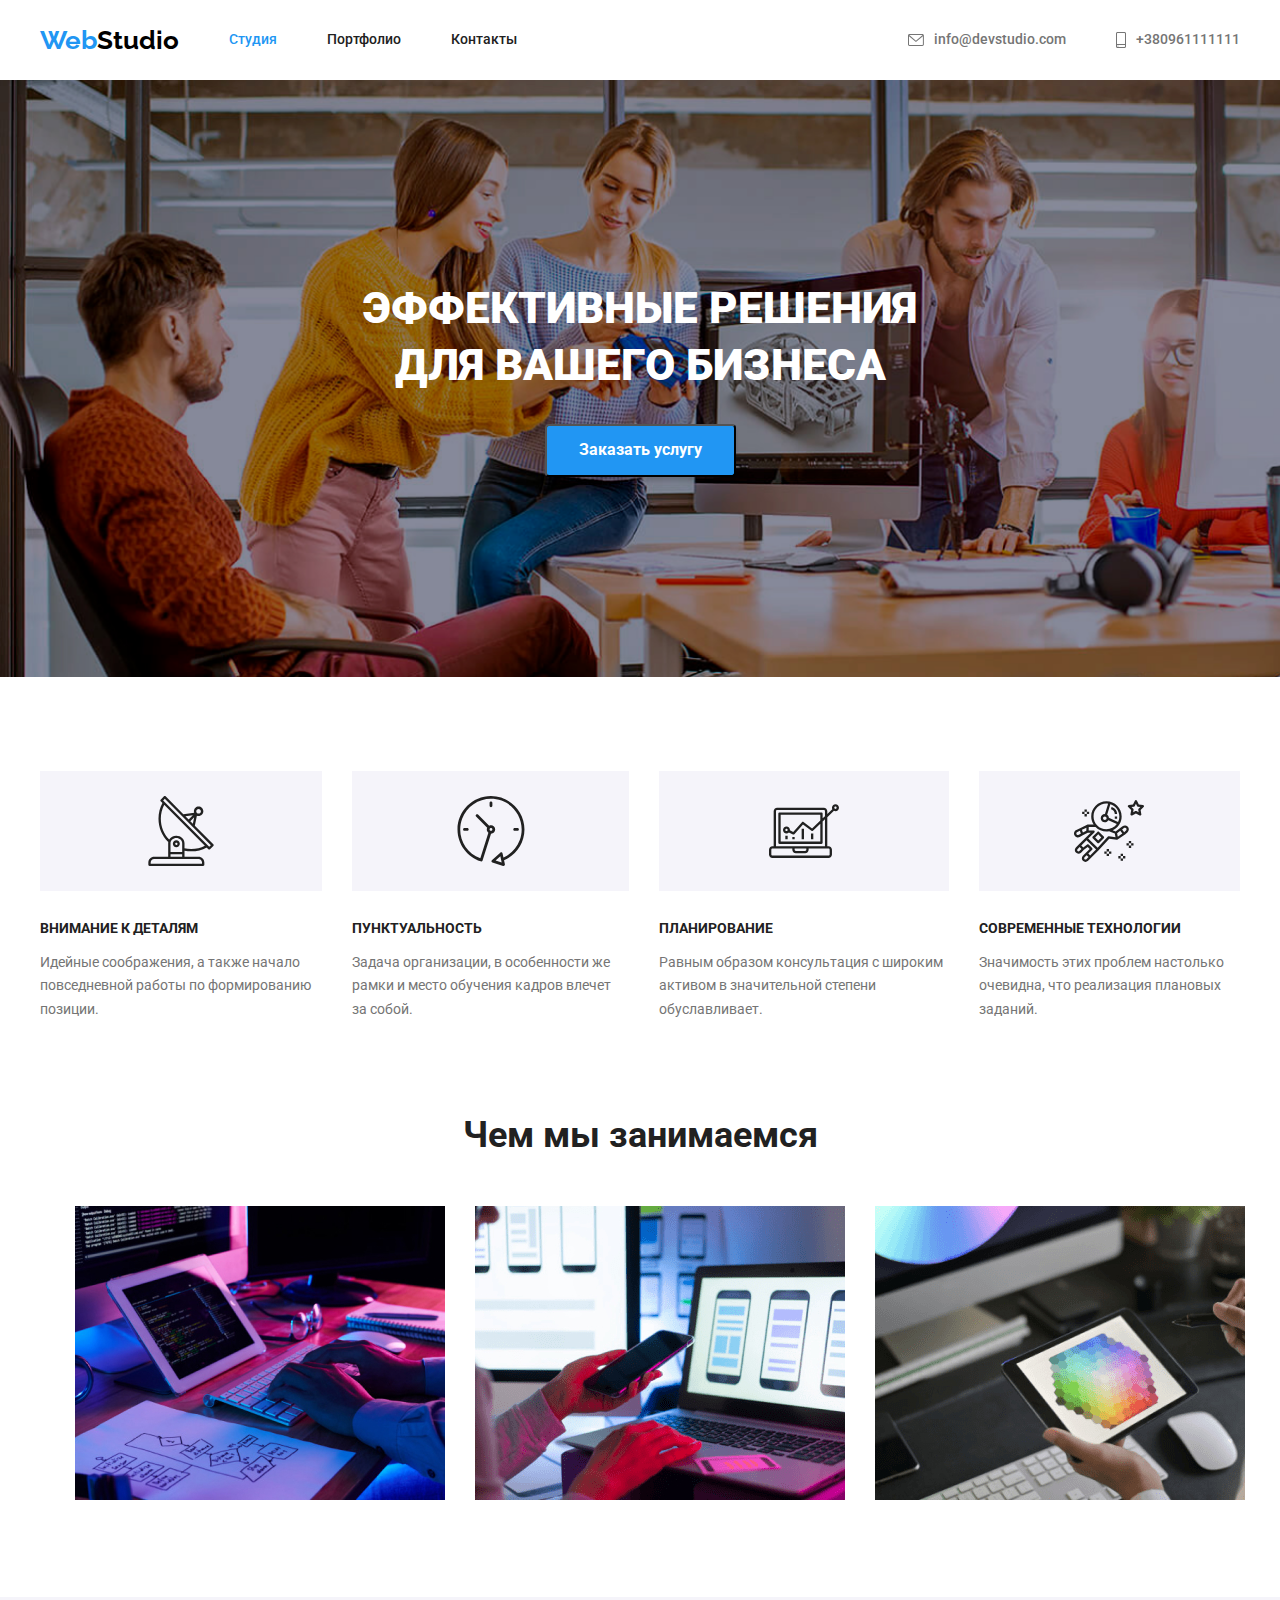
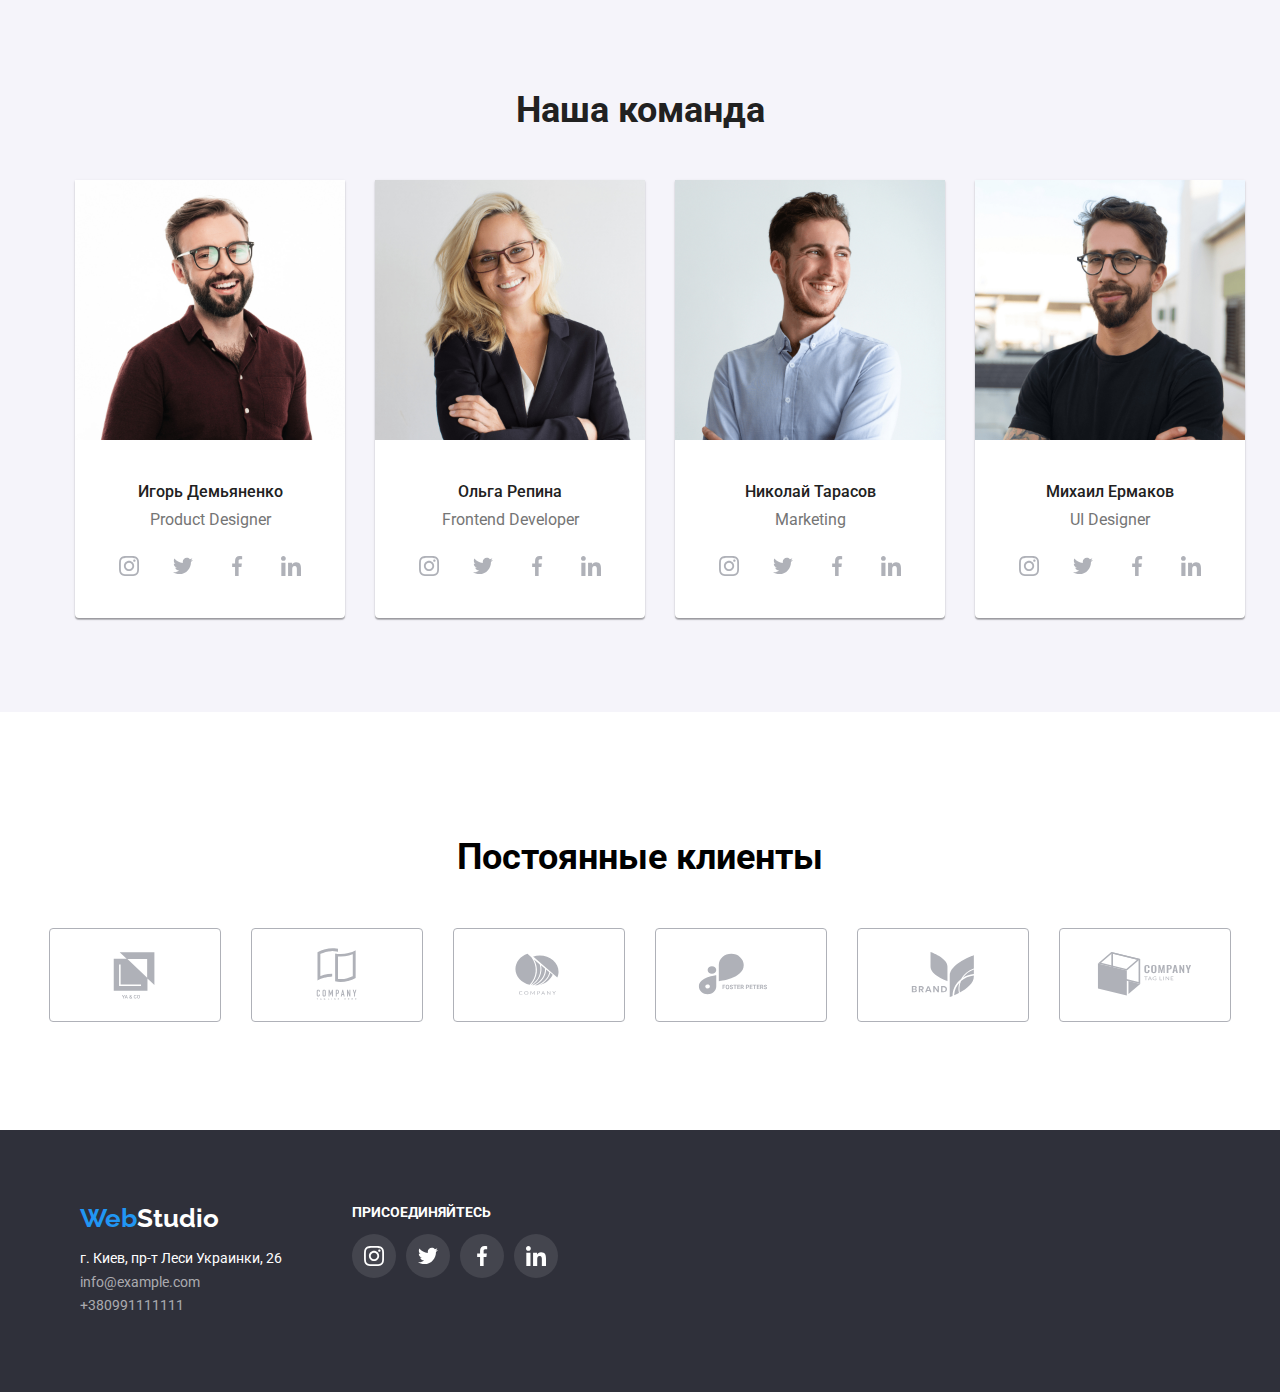
<file: index.html>
<!DOCTYPE html>   
<html lang="ru">
    <head>
        <meta name="viewport" content="width=device-width, initial-scale=1">
        <meta charset="utf-8">
        <title>Главная</title>
        <link rel="preconnect" href="https://fonts.googleapis.com">
        <link rel="preconnect" href="https://fonts.gstatic.com" crossorigin>
        <link href="https://fonts.googleapis.com/css2?family=Roboto:wght@100;400&display=swap" rel="stylesheet">
        <link href="https://fonts.googleapis.com/css2?family=Raleway:wght@700&family=Roboto:wght@400;500;700;900&display=swap" rel="stylesheet">
        <link rel="stylesheet" href="./css/style.css"/>
    </head>
    <body>
      <header>
      <div class="container" style="display: flex; align-items:center">
          <a href="" class="noizeone"><span>Web</span><span class="noizetwo">Studio</span></a>
        <nav>
         <ul class="fly">
             <li class="left"><a class="sonik blue current" href="">Студия</a></li>
             <li class="left"><a class="sonik blue" href="./portfolio.html">Портфолио</a></li>
             <li class="left"><a class="sonik blue" href="">Контакты</a></li>
         </ul>
        </nav>    
      <ul class="ply">
       <li class="right">
        <a class="sonik red boss" href="mailto:info@devstudio.com" ><svg class="doroga" width="16" height="12">
          <use href="./images/icons.svg#icon-envelope-1"></use>
         </svg> info@devstudio.com </a>
      </li>
       <li class="right">
        <a class="sonik red barbos" href="tel:+380961111111"><svg class="doroga" width="10" height="16">
          <use href="./images/icons.svg#icon-smartphone"></use>
        </svg> +380961111111 </a>
      </li>
    </ul>   
      </div>
      </header>
    <main>
      <section>
        <h2 hidden>Предложения</h2>
          <section class="max">
            <div class="container">
              <h2 class="oppo">ЭФФЕКТИВНЫЕ РЕШЕНИЯ ДЛЯ ВАШЕГО БИЗНЕСА</h2>
            </div>
            <div class="container">  
              <button class="bizon" type="button">Заказать услугу</button>
            </div>
          </section>  
          <section class="mer">  
            <div class="container">
             <h2 hidden>Преимущества</h2>
            <ul class="fanera">
              <li class="jess">
                <div class="bios">
                  <svg class="antibiotik" width="70" height="70">
                   <use href="./images/icons.svg#icon-antenna-1-1"></use>
                  </svg>
                </div>
                <h3 class="isak">Внимание к деталям</h3>
                <p class="teacher">Идейные соображения, а также 
                начало повседневной работы по 
                формированию позиции.</p>
              </li>
              <li class="jess">
                <div  class="bios">
                  <svg class="antibiotik" width="70" height="70">
                   <use href="./images/icons.svg#icon-clock-1-1"></use>
                  </svg>
                </div>
                <h3 class="isak">Пунктуальность</h3>
                <p class="teacher">Задача организации, в особенности 
                же рамки и место обучения кадров
                влечет за собой.</p>
              </li>
              <li class="jess">
                <div  class="bios">
                  <svg class="antibiotik" width="70" height="70">
                   <use href="./images/icons.svg#icon-diagram-1-1"></use>
                  </svg>
                </div>
                <h3 class="isak">Планирование</h3>
                <p class="teacher">Равным образом консультация с 
                широким активом в значительной 
                степени обуславливает.</p>
              </li>
              <li class="jess">
                <div class="bios">
                  <svg class="antibiotik" width="70" height="70">
                   <use href="./images/icons.svg#icon-astronaut-1-1"></use>
                  </svg>
                </div>
                <h3 class="isak">Современные технологии</h3>
                <p class="teacher">Значимость этих проблем настолько 
                очевидна, что реализация плановых 
                заданий.</p>
              </li>
            </ul>
          </div>
          </section>
          <section class="section">
            <div class="container">
              <h2 class="mading">Чем мы занимаемся</h2>
            </div> 
            <div class="container"> 
            <ul class="green">
              <li class="sos">
                  <img src="./images/computer-img-1.jpg"
                   alt="computers image"
                   width="370"
                   height="294"
                   />
              </li>
              <li class="sos">
                <img src="./images/computer-img-2.jpg" 
                alt="computers image"     
                width="370"
                height="294"
                />
              </li>
              <li class="sos">
                <img src ="./images/computer-img-3.jpg"
                alt="computers image"
                width="370"
                height="294"
                />
              </li>
            </ul>
            </div>
          </section>
          <section class="bayer">
            <div class="container">
              <h2 class="shooter">Наша команда</h2>
            </div>
            <div class="container">  
             <ul class="caban">
                <li class="protein">
                 <img src="./images/team-1.jpg" 
                 alt="Team image"
                 width="270"
                 height="260"
                 />
                 <div class="plan">
                   <h3 class="name">Игорь Демьяненко</h3>
                   <p lang="en" class="profesion">Product Designer</p>
                   <ul class="churge"> 
                    <li class="bordo-pop-link">
                     <a href="" class="bordo-pop-item">
                      <svg class="bordo-pop-icon" width="20" height="20">
                       <use href="./images/icons.svg#icon-instagram-2-3"></use>
                      </svg>
                     </a>
                   </li> 
                   <li class="bordo-pop-link">
                     <a href="" class="bordo-pop-item">
                      <svg class="bordo-pop-icon" width="20" height="20">
                        <use href="./images/icons.svg#icon-twitter-1-2"></use>
                      </svg>
                     </a>
                   </li>
                   <li class="bordo-pop-link">
                     <a href="" class="bordo-pop-item">
                      <svg class="bordo-pop-icon" width="20" height="20">
                        <use href="./images/icons.svg#icon-facebook-1-3"></use>
                      </svg>
                     </a>
                   </li>  
                   <li class="bordo-pop-link">
                     <a href="" class="bordo-pop-item">
                      <svg class="bordo-pop-icon" width="20" height="20">
                        <use href="./images/icons.svg#icon-linkedin-1-5"></use>
                      </svg>
                     </a>
                   </li>            
                   </ul> 
                 </div>                    
               <li class="protein">
               <img src="./images/team-2.jpg" 
                alt="Team image"
                width="270"
                height="260"
                />
               <div class="plan"> 
                 <h3 class="name">Ольга Репина</h3>
                 <p lang="en" class="profesion">Frontend Developer</p> 
                 <ul class="churge"> 
                  <li class="bordo-pop-link">
                   <a href="" class="bordo-pop-item">
                    <svg class="bordo-pop-icon" width="20" height="20">
                     <use href="./images/icons.svg#icon-instagram-2-3"></use>
                    </svg>
                   </a>
                 </li> 
                 <li class="bordo-pop-link">
                   <a href="" class="bordo-pop-item">
                    <svg class="bordo-pop-icon" width="20" height="20">
                      <use href="./images/icons.svg#icon-twitter-1-2"></use>
                    </svg>
                   </a>
                 </li>
                 <li class="bordo-pop-link">
                   <a href="" class="bordo-pop-item">
                    <svg class="bordo-pop-icon" width="20" height="20">
                      <use href="./images/icons.svg#icon-facebook-1-3"></use>
                    </svg>
                   </a>
                 </li>  
                 <li class="bordo-pop-link">
                   <a href="" class="bordo-pop-item">
                    <svg class="bordo-pop-icon" width="20" height="20">
                      <use href="./images/icons.svg#icon-linkedin-1-5"></use>
                    </svg>
                   </a>
                 </li>            
                 </ul> 
               </div>  
             <li class="protein">
               <img src="./images/team-3.jpg" 
                alt="Team image"
                width="270"
                height="260"
                />
                <div class="plan">
                  <h3 class="name">Николай Тарасов</h3>
                  <p lang="en" class="profesion">Marketing</p>
                  <ul class="churge"> 
                   <li class="bordo-pop-link">
                     <a href="" class="bordo-pop-item">
                      <svg class="bordo-pop-icon" width="20" height="20">
                       <use href="./images/icons.svg#icon-instagram-2-3"></use>
                      </svg>
                     </a>
                   </li> 
                   <li class="bordo-pop-link">
                     <a href="" class="bordo-pop-item">
                      <svg class="bordo-pop-icon" width="20" height="20">
                        <use href="./images/icons.svg#icon-twitter-1-2"></use>
                      </svg>
                     </a>
                   </li>
                   <li class="bordo-pop-link">
                     <a href="" class="bordo-pop-item">
                      <svg class="bordo-pop-icon" width="20" height="20">
                        <use href="./images/icons.svg#icon-facebook-1-3"></use>
                      </svg>
                     </a>
                   </li>  
                   <li class="bordo-pop-link">
                     <a href="" class="bordo-pop-item">
                      <svg class="bordo-pop-icon" width="20" height="20">
                        <use href="./images/icons.svg#icon-linkedin-1-5"></use>
                      </svg>
                     </a>
                   </li>            
                  </ul> 
                </div> 
               <li class="protein">
                 <img src="./images/team-4.jpg" 
                   alt="Team image"
                   width="270"
                   height="260"
                   />
                <div class="plan">   
                  <h3 class="name">Михаил Ермаков</h3>
                  <p lang="en" class="profesion">UI Designer</p>
                  <ul class="churge"> 
                    <li class="bordo-pop-link">
                     <a href="" class="bordo-pop-item">
                      <svg class="bordo-pop-icon" width="20" height="20">
                       <use href="./images/icons.svg#icon-instagram-2-3"></use>
                      </svg>
                     </a>
                   </li> 
                   <li class="bordo-pop-link">
                     <a href="" class="bordo-pop-item">
                      <svg class="bordo-pop-icon" width="20" height="20">
                        <use href="./images/icons.svg#icon-twitter-1-2"></use>
                      </svg>
                     </a>
                   </li>
                   <li class="bordo-pop-link">
                     <a href="" class="bordo-pop-item">
                      <svg class="bordo-pop-icon" width="20" height="20">
                        <use href="./images/icons.svg#icon-facebook-1-3"></use>
                      </svg>
                     </a>
                   </li>  
                   <li class="bordo-pop-link">
                     <a href="" class="bordo-pop-item">
                      <svg class="bordo-pop-icon" width="20" height="20">
                        <use href="./images/icons.svg#icon-linkedin-1-5"></use>
                      </svg>
                     </a>
                   </li>            
                 </ul> 
                </div> 
             </ul>   
            </div>   
          </section>
          <section class="section">
              <h2 class="ios">Постоянные клиенты</h2>
              <div class="fff">
                <ul class="lion">
                  <li class="zoom">
                    <a href="http://instagram.com" class="symbol-client">
                      <svg class="bro" width="106" height="60">
                        <use href="./images/icons.svg#icon-Logo-1"></use>
                      </svg>
                    </a>
                  </li>
                  <li class="zoom">
                    <a href="" class="symbol-client">
                      <svg class="bro" width="106" height="60">
                        <use href="./images/icons.svg#icon-Logo-2"></use>
                      </svg>
                    </a>
                  </li>
                  <li class="zoom">
                    <a href="" class="symbol-client">
                      <svg class="bro" width="106" height="60">
                        <use href="./images/icons.svg#icon-Logo-3"></use>
                      </svg>
                    </a>
                  </li>
                  <li class="zoom">
                    <a href="" class="symbol-client">
                      <svg class="bro" width="106" height="60">
                        <use href="./images/icons.svg#icon-Logo-4"></use>
                      </svg>
                    </a>
                  </li>
                  <li class="zoom">
                    <a href="" class="symbol-client">
                      <svg class="bro" width="106" height="60">
                        <use href="./images/icons.svg#icon-Logo-5"></use>
                      </svg>
                    </a>
                  </li>
                  <li class="zoom">
                    <a href="" class="symbol-client">
                      <svg class="bro" width="106" height="60">
                        <use href="./images/icons.svg#icon-Logo-6"></use>
                      </svg>
                    </a>
                  </li>
                </ul>
              </div>
          </section>
      </section>    
    </main>
     <footer class="popitbox">
     <div class="aaa">
      <div class="containerr">
        <ul class="tnt">
          <li><a href="" class="noizethree"><span>Web</span><span class="noizefour">Studio</span></a></li>
        </ul>          
          <address>
        <ul class="import">
            <li class="link alert">г. Киев, пр-т Леси Украинки, 26</li>
            <li><a class="link safe" href="mailto:info@example.com">info@example.com</a></li>
            <li><a class="link safe" href="tel:+380991111111">+380991111111</a></li>
        </ul>    
      </address>
      </div> 
      <div class="pip">
        <h3 class="junior">ПРИСОЕДИНЯЙТЕСЬ</h3>
        <ul class="ulian">
          <li class="ylia">
           <a href="" class="tor">
            <svg class="unit" width="20" height="20">
              <use href="./images/icons.svg#icon-instagram-2-3"></use>
            </svg>
           </a> 
          </li>
          <li class="ylia">
            <a href="" class="tor">
              <svg class="unit" width="20" height="20">
                <use href="./images/icons.svg#icon-twitter-1-2"></use>
              </svg>
            </a> 
          </li>
          <li class="ylia">
            <a href="" class="tor">
              <svg class="unit" width="20" height="20">
                <use href="./images/icons.svg#icon-facebook-1-3"></use>
              </svg>
            </a> 
          </li>
          <li class="ylia">
            <a href="" class="tor">
              <svg class="unit" width="20" height="20">
                <use href="./images/icons.svg#icon-linkedin-1-5"></use>
              </svg>
            </a> 
          </li>
        </ul>
      </div>
     </div>
    </footer>
    </body>
    </html>
</file>
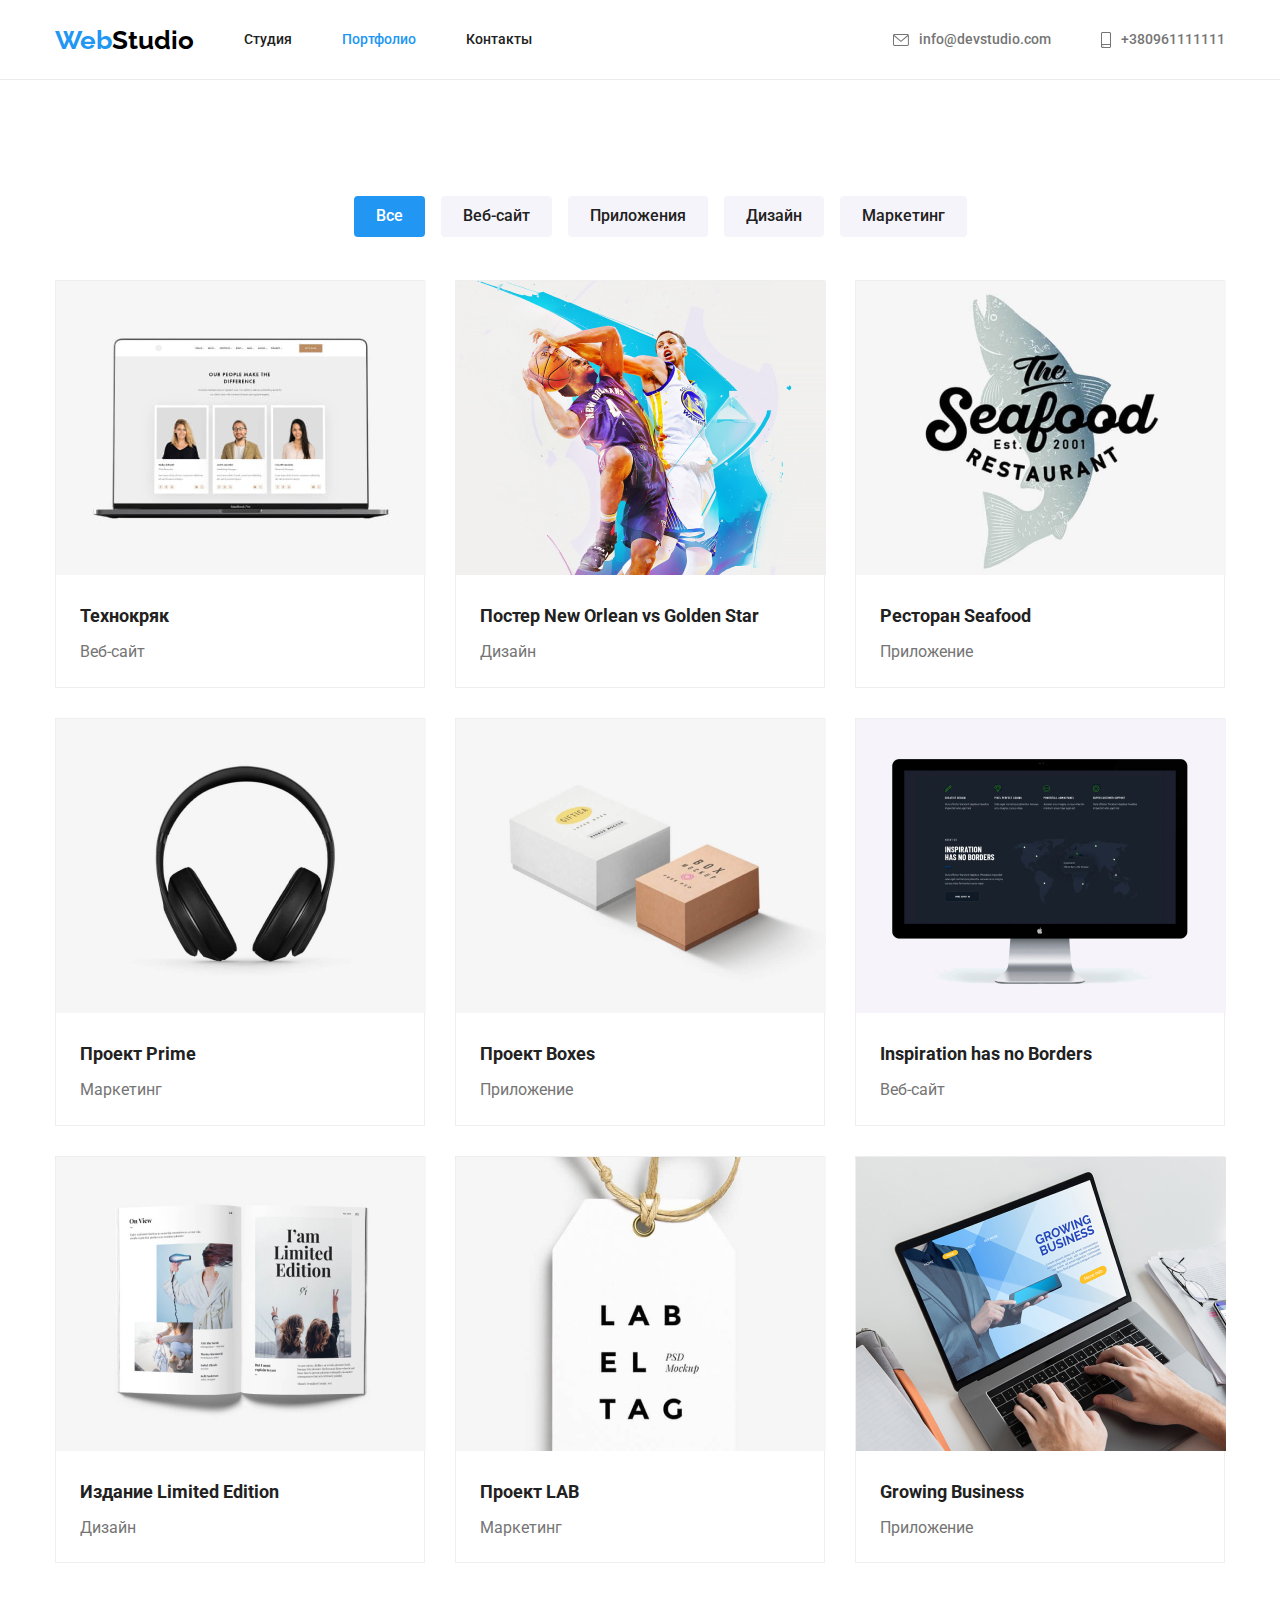
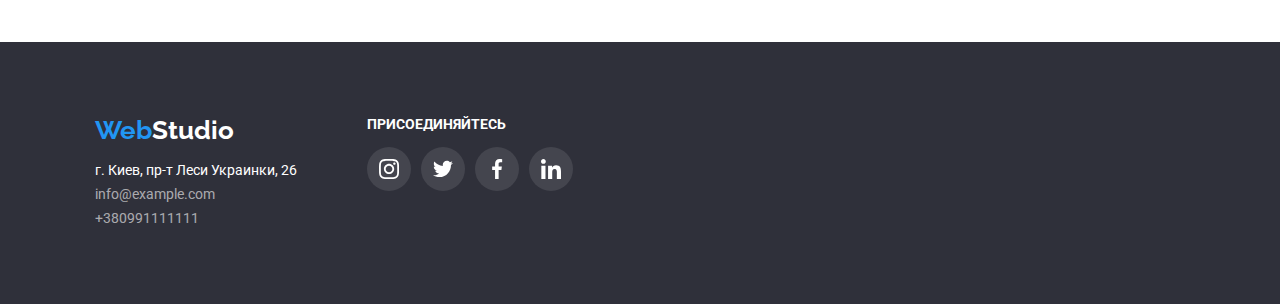
<file: portfolio.html>
<!DOCTYPE html>   
<html lang="ru">
    <head>
        <meta name="viewport" content="width=device-width, initial-scale=1">
        <meta charset="utf-8">
        <title>Портфолио</title>
        <link rel="stylesheet" href="https://cdnjs.cloudflare.com/ajax/libs/modern-normalize/1.0.0/modern-normalize.min.css"/>
        <link rel="preconnect" href="https://fonts.googleapis.com">
        <link rel="preconnect" href="https://fonts.gstatic.com" crossorigin>
        <link href="https://fonts.googleapis.com/css2?family=Roboto:wght@100;400&display=swap" rel="stylesheet">
        <link href="https://fonts.googleapis.com/css2?family=Raleway:wght@700&family=Roboto:wght@400;500;700;900&display=swap" rel="stylesheet">
        <link rel="stylesheet" href="./css/style.css"/>
    </head>
    <body> 
      <header class="coment">
        <div class="container" style="display: flex; align-items:center">
            <a href="" class="noizeone"><span>Web</span><span class="noizetwo">Studio</span></a>
          <nav>
           <ul class="fly">
               <li class="left"><a class="sonik blue" href="index.html">Студия</a></li>
               <li class="left"><a class="sonik blue current" href="">Портфолио</a></li>
               <li class="left"><a class="sonik blue" href="">Контакты</a></li>
           </ul>
          </nav>    
        <ul class="ply">
         <li class="right">
          <a class="sonik red boss" href="mailto:info@devstudio.com" ><svg class="doroga" width="16" height="12">
            <use href="./images/icons.svg#icon-envelope-1"></use>
           </svg> info@devstudio.com </a>
        </li>
         <li class="right">
          <a class="sonik red barbos" href="tel:+380961111111"><svg class="doroga" width="10" height="16">
            <use href="./images/icons.svg#icon-smartphone"></use>
          </svg> +380961111111 </a>
        </li>
      </ul>   
        </div>
        </header>
         <main>
           <section class="key">             
            <h1 hidden>Достижения</h1> 
                <div class="container">      
                   <ul class="mark">
                     <li class="senior"><button type="button" class="call current">Все</button></li>
                     <li class="senior"><button class="call" type="button">Веб-сайт</button></li>
                     <li class="senior"><button class="call" type="button">Приложения</button></li>
                     <li class="senior"><button class="call" type="button">Дизайн</button></li>
                     <li class="senior"><button class="call" type="button">Маркетинг</button></li>
                   </ul>
                 </div>      
            <div class="cntainer">     
             <ul class="avatar">             
               <li class="megogo">
                 <img src="./images/photo-1.jpg" 
                      alt="Page image"
                      width="370"
                      height="294"
                     />
                 <div class="victor">    
                   <h2 class="loft">Технокряк</h2>
                   <p class="javellin">Веб-сайт</p>
                 </div>     
               </li>
               <li class="megogo">
                 <img src="./images/photo-2.jpg" 
                      alt="Page image"
                      width="370"
                      height="294"
                     />
                <div class="victor">
                 <h2 class="loft">Постер New Orlean vs Golden Star</h2>
                 <p class="javellin">Дизайн</p> 
                </div>    
               </li> 
               <li class="megogo">
                 <img src="./images/photo-3.jpg" 
                      alt="Page image"
                      width="370"
                      height="294"
                     />
                 <div class="victor">    
                   <h2 class="loft">Ресторан Seafood</h2>
                   <p class="javellin">Приложение</p>
                 </div>  
               </li>
               <li class="megogo">
                 <img src="./images/photo-4.jpg" 
                      alt="Page image"
                      width="370"
                      height="294"
                     />
                 <div class="victor">    
                    <h2 class="loft">Проект Prime</h2>
                    <p class="javellin">Маркетинг</p>
                 </div>    
               </li>
               <li class="megogo">
                 <img src="./images/photo-5.jpg" 
                      alt="Page image"
                      width="370"
                      height="294"
                     />
                 <div class="victor">    
                    <h2 class="loft">Проект Boxes</h2>
                    <p class="javellin">Приложение</p>
                  </div>    
               </li>
               <li class="megogo">
                 <img src="./images/photo-6.jpg" 
                      alt="Page image"
                      width="370"
                      height="294"
                     />
                  <div class="victor">
                   <h3 lang="en" class="loft">Inspiration has no Borders</h3>
                   <p class="javellin">Веб-сайт</p>
                  </div>   
               </li>
               <li class="megogo">
                 <img src="./images/photo-7.jpg" 
                      alt="Page image"
                      width="370"
                      height="294"
                     />
                 <div class="victor">    
                   <h2 class="loft">Издание Limited Edition</h2>
                   <p class="javellin">Дизайн</p>
                 </div>    
               </li>
               <li class="megogo">
                 <img src="./images/photo-8.jpg" 
                      alt="Page image"
                      width="370"
                      height="294"
                     />
                  <div class="victor">   
                    <h2 class="loft">Проект LAB</h2>
                    <p class="javellin">Маркетинг</p>
                  </div>    
               </li>
               <li class="megogo">
                 <img src="./images/photo-9.jpg" 
                      alt="Page image"
                      width="370"
                      height="294"
                     />
                 <div class="victor">    
                   <h2 lang="en" class="loft">Growing Business</h2>
                   <p class="javellin">Приложение</p> 
                 </div>   
               </li>  
             </ul>
            </div>
           </section> 
         </main>
         <footer class="popitbox">
          <div class="aaa">
           <div class="containerr">
             <ul class="tnt">
               <li><a href="" class="noizethree"><span>Web</span><span class="noizefour">Studio</span></a></li>
             </ul>          
               <address>
             <ul class="import">
                 <li class="link alert">г. Киев, пр-т Леси Украинки, 26</li>
                 <li><a class="link safe" href="mailto:info@example.com">info@example.com</a></li>
                 <li><a class="link safe" href="tel:+380991111111">+380991111111</a></li>
             </ul>    
           </address>
           </div> 
           <div class="pip">
             <h3 class="junior">ПРИСОЕДИНЯЙТЕСЬ</h3>
             <ul class="ulian">
               <li class="ylia">
                <a href="" class="tor">
                 <svg class="unit" width="20" height="20">
                   <use href="./images/icons.svg#icon-instagram-2-3"></use>
                 </svg>
                </a> 
               </li>
               <li class="ylia">
                 <a href="" class="tor">
                   <svg class="unit" width="20" height="20">
                     <use href="./images/icons.svg#icon-twitter-1-2"></use>
                   </svg>
                 </a> 
               </li>
               <li class="ylia">
                 <a href="" class="tor">
                   <svg class="unit" width="20" height="20">
                     <use href="./images/icons.svg#icon-facebook-1-3"></use>
                   </svg>
                 </a> 
               </li>
               <li class="ylia">
                 <a href="" class="tor">
                   <svg class="unit" width="20" height="20">
                     <use href="./images/icons.svg#icon-linkedin-1-5"></use>
                   </svg>
                 </a> 
               </li>
             </ul>
           </div>
          </div>
         </footer>
    </body>
   </html>
</file>
<file: css/style.css>
body {
  font-family: "Roboto", "Raleway", sans-serif;
  font-size: 14px;
  margin: 0;
  }
  
  :root {
   --color1: #212121;
   --color2: #757575; 
   --color3: #FFFFFF;
   --color4: #2196F3;
   --color5: #2F303A;
   --color6: #AFB1B8;
   --color7: #F5F4FA;
   --color8: rgba(33, 150, 243, 1);
   --color9: rgba(175, 177, 184, 1);
   --card-gap: 30px;
  }
  
   button.current {
    color: var(--color3);
    background-color: var(--color4);
  } 
  
  
  .position {
  background-color: var(--color3); 
  }
  .sonik {
  font-weight: 500;
  font-size: 14px;
  line-height: 1.1;  
  text-decoration: none; 
  justify-content: flex-start;
  align-items: center;
  }
  
  .blue {
   display: block;
   padding-top: 32px;
   padding-bottom: 32px;
   color: rgba(33, 33, 33, 1)
  }
  
  .red {
  color: rgba(117, 117, 117, 1);
  padding-left: 50px;
  padding-top: 32px;
  padding-bottom: 32px;
  align-items: center;
  display: flex;
  }
  .red:hover,
  .red:focus {
    fill: rgba(33, 150, 243, 1);
  }
  
  .sonik:hover,
  .sonik:focus {
  color: rgba(33, 150, 243, 1);
  }
  
  .current {
  color:var(--color4); 
  }
  .coment{
   height: 80px;
   border-bottom: 1px solid #ECECEC;;
  }
  .safe{
  font-weight: 400;
  font-size: 14px;
  line-height: 1.7;
  font-style: normal;
  color: rgba(255, 255, 255, 0.6);
  text-decoration: none;
  }
  .safe:hover,
  .safe:focus {
  color: var(--color4);
  }
  
  .alert {
  font-weight: 400;
  font-size: 14px;
  line-height: 1.7;
  font-style: normal;
  color: rgba(255, 255, 255, 1);
  } 
  
  .call {
  background-color: rgba(245, 244, 250, 1);
  color:rgba(33, 33, 33, 1);
  font-family: "Roboto", sans-serif;
  font-style: inherit;
  font-weight: 500;
  font-size: 16px;
  line-height: 1.8;
  border: 1px var(--color3);
  padding-left: 22px;
  padding-top: 6px;
  padding-right: 22px;
  padding-bottom: 6px;
  margin: 8px;
  }
  
  .call:hover,
  .call:focus {
  background: rgba(33, 150, 243, 1);
  color: rgba(255, 255, 255, 1);
  ;
  }
  
  .call {
    border-radius: 4px;
  cursor: pointer; 
  }
  .wew{
  background: rgba(255, 255, 255, 1);
  }
  .isak {
  font-weight: 700;
  font-size: 14px;
  line-height: 1.1;
  color: var(--color1);
  text-transform: uppercase; 
  margin: 10px;
  margin-left: 0;
  }
  .left{
    padding-left: 50px;
  }
  .teacher{
  font-weight: 400;
  font-size: 14px;
  line-height: 1.7;
  color: var(--color2);
  padding: 0;
  margin-bottom: 0;
  }
  
  .name {
  font-weight: 500;
  font-size: 16px;
  line-height: 1.1;
  color: var(--color1);
  text-align: center;
  margin-bottom: 10px;
  margin-top: 10px;
  }
  
  .profesion {
  font-weight: 400;
  font-size: 16px;
  line-height: 1.1;
  color: var(--color2);  
  text-align: center;
  margin-bottom: 10px;
  margin: 0;

  }
  
  .oppo {
  font-weight: 900;
  font-size: 44px;
  line-height: 1.3;
  color: rgba(255, 255, 255, 1);
  max-width: 650px;
  text-align: center;
  margin: 0 auto;
  }
  
  .max {
  background: var(--color5);
  background-image:url(../images/background.png) ;
  padding: 200px 0;
  background-size: cover;
  }
  
  .mading {
  font-weight: 700;
  font-size: 36px;
  line-height: 1.1;
  text-align: center;
  color: var(--color1);
  margin: 0 0 50px 0;
  }
  
  .shooter {
  margin: 0;
  font-weight: 700;
  font-size: 36px;
  line-height: 1.1;
  text-align: center;
  color:var(--color1);
  background: var(--color7);
  margin-bottom: 50px;
  }
  
  .loft {
  font-weight: 700;
  font-size: 18px;
  line-height: 2;
  color: var(--color1);
  margin-bottom: 4px;
  margin-top: 0;
  }
  
  .javellin {
  margin: 0;
  font-weight: 400;
  font-size: 16px;
  line-height: 1.8;
  color: var(--color2);
  }
  
  .popitbox {
  background-color: #2F303A;
  padding: 60px 0;
  }
  
   ul {
    list-style : none;
    }
  
  .island{
   text-align: left;
  }
  
  .noizeone  {
  font-family: 'Raleway',sans-serif;
  font-weight: 700;
  font-size: 26px;
  line-height: 1.1;
  color: var(--color4);
  text-decoration: none;
  justify-content: center;
    }
  
  .noizetwo {
  font-family: 'Raleway', sans-serif;
  font-weight: 700;
  font-size: 26px;
  line-height: 1.1;
  color: rgba(0, 0, 0, 1);
  text-decoration: none;
  justify-content: center; 
  } 
  
  .noizethree {
    font-family: 'Raleway', sans-serif;
    font-weight: 700;
    font-size: 26px;
    line-height: 1.1;
    color: rgba(33, 150, 243, 1);
    text-decoration: none;
    justify-content: center;
     }
  
   .noizefour {
    font-family: 'Raleway', sans-serif;
    font-weight: 700;
    font-size: 26px;
    line-height: 1.1;
    color: rgba(255, 255, 255, 1);
    text-decoration: none;
  }
  
  .bizon {
    background: rgba(33, 150, 243, 1);
    color: rgba(255, 255, 255, 1);
    font-family: "Roboto", sans-serif;
    font-style: inherit;
    font-weight: 700;
    font-size: 16px;
    line-height: 1.8;
    padding: 10px 32px;
    display: block;
    margin: 0 auto;
    margin-top: 30px;
    box-shadow: 0px 4px 4px rgba(0, 0, 0, 0.15);
    border-radius: 4px;
    }
  
    .bizon:hover,
    .bizon:focus 
    .bizon {
    background: #188CE8;
    cursor: pointer; 
    }
    .avatar {
      display: flex;
      justify-content: center;
      flex-direction: row;
      padding: 0;
      margin: -15px;
      flex-wrap: wrap;
      gap: 30px;
      }

    .megogo {
      width: 370px;
      border: 1px var(--color1);
      background-color:var(--color3);
      border: 1px solid #EEEEEE;
    }
    .megogo:hover,
    .megogo:focus {
      box-shadow: 0px 1px 1px rgba(0, 0, 0, 0.12), 0px 4px 4px rgba(0, 0, 0, 0.06), 1px 4px 6px rgba(0, 0, 0, 0.16);
    }
    .container{
      width: 1200px;
      padding: 0 15px;
      margin: 0 auto;
    }
    .ios{
      border: 1px solid #ECECEC;
    }
  
      .caban {
      box-sizing: border-box;
      display: flex;
      flex-direction: row; 
      justify-content: center;
      margin: -15px;
     }
  
     .green {
      box-sizing: border-box;
      display: flex;
      flex-direction: row; 
      justify-content: center;
      margin: -15px;
     }
     .section {
      padding-bottom: 94px;
     }  

     .maximus {
      height: 80px;
      background-color: rgba(255, 255, 255, 1);
     }
     .sos{
      margin: 15px;
     }
  
     .club{
      display: inline-flex;
      flex-direction: row;
      justify-content: flex-end;
      padding: 32px;
      margin-right:50px ;
     }
  
     .bayer {
      padding: 94px 0;
      background: rgba(245, 244, 250, 1);
     }
  
  
     .mark{
      display: flex;
      flex-direction: row;
      align-content: center;
      justify-content: center;
      margin-bottom: 50px;
     }
  
     .senior {
      border-width: 145px;
      border: 1px  color: rgba(255,255,255,1);
     } 
     .sea {
      margin: 94px, 8px, 56px, 517px;
     }
  
     .protein {
      background: rgba(255, 255, 255, 1);
      margin: 15px;
      box-shadow: 0px 1px 3px rgba(0, 0, 0, 0.12), 0px 1px 1px rgba(0, 0, 0, 0.14), 0px 2px 1px rgba(0, 0, 0, 0.2);
      border-radius: 0px 0px 4px 4px;
     }
  
    .fanera {
      background: rgba(255, 255, 255, 1);
      display: flex;
      margin: -15px;
      padding: 0;
      justify-content: center;
    }
    .jess {
      display: inline-block;
      margin: 15px;
      justify-content: center;
    }
    .sonik{
    }
    .zly{
      display: inline-flex;
    }
    .fly{ 
      margin: 0;
      padding-left: 0;
      display: inline-flex;
    }
  
    .ply{
      margin-left: auto;
     display: inline-flex;
     margin-top: 0;
     margin-bottom: 0;
    }

    .export {
    padding-top: 60px;
    padding-bottom: 20px;
    }
    .aria {
      padding-top: 94px;
    }
  
    .mer{
      padding-top: 94px;
    }
    .plan{
      padding: 30px ;
    }
    .cntainer {
      flex-direction: row;
      justify-content: center;
      width: 1200px;
      padding: 0 15px;
      margin: 0 auto;
    }
    .victor{
      padding-left: 24px;
      padding-right: 24px;
      padding-top: 20px;
      padding-bottom: 20px;
    }
    .key{ 
      padding: 94px 0px;
    }
    .churge{
      display: flex;
      gap: 10px;
      justify-content: center;
      padding-left: 0;
      margin-top: 16px;
      }
  
      .bordo-pop-link{
        display: flex;
        justify-content: center
        background-color: var(--color3);
        fill: var(--color6);
      }
      .bordo-pop-link:hover,
      .bordo-pop-link:focus {
       fill: var(--color3);
      }
      .bordo-pop-item{
        width: 44px;
        height: 44px;
        border-radius: 50%;
        display: flex;
        align-items: center;
        justify-content: center;
        background-color: var(--color3);
        fill: var(--color6);
      }
      .bordo-pop-item:hover,
      .bordo-pop-item:focus {
        fill: var(--color3);
      }
      .bordo-pop-icon{
        justify-content: center;
        color: var(--color6);
      }
      
      .bordo-pop-icon:focus,
      .bordo-pop-icon:hover{
       color: var(--color3);
       }
      .bordo-pop-item:hover ,
      .bordo-pop-item:focus {
        background-color: var(--color4);
        color: var(--color3);
      }
      .fff{
        margin-left: auto;
        margin-right: auto;
        padding-left: 15px;
        padding-right: 15px;
        width: 1200px;
      }
      .lion{
        display: flex;
        gap: 30px;
        justify-content: center;
        padding-left: 0;
      }
      .zoom{
        width: 170px;
        height: 92px;
        border-radius: 4px;
        border: 1px solid var(--color6); 
        fill: rgba(175, 177, 184, 1);
      }
      .zoom:focus,
      .zoom:hover {
        border: 1px solid var(--color8) ;
        fill: rgba(33, 150, 243, 1);
       }
      .symbol-client{ 
          height: inherit;
          display: flex;
          justify-content: center;
          align-items: center;
          fill: rgba(175, 177, 184, 1);
         }
        .symbol-client:hover,
        .symbol-client:focus{
          fill: rgba(33, 150, 243, 1);
        }   
        .bro{
          fill: inherit;
        }
        .bro:hover,
        .bro.focus{
          fill: rgba(33, 150, 243, 1);
        }
      .ios{
        font-size: 36px;
        border: 0ch;
        margin-bottom: 50px;
        text-align: center;
      }
      .bios{
       justify-content: center;
       background-color: var(--color7); 
       height: 120px;
       display: flex;
       align-items: center;
       margin-bottom: 30px;
      }
      .containerr{
        display: block;
         }
       .aaa{
        display: flex;
        flex-direction: row;
        width: 1200px;
        padding: 0 15px;
        margin: 0 auto;
        gap: 70px;
       }
      .pip{
        justify-content: center;
      } 
      .eee{
        display: block;
        
      }
      .ulian{
        display: flex;
        gap: 10px;
        padding: 0;
      }
      .ylia{
        justify-content: center;
        background: rgba(255, 255, 255, 0.1);
        color: var(--color3);
        width: 44px;
        height: 44px;
        border-radius: 50%;
      }
      .ylia:focus,
      .ylia:hover {
      background-color: var(--color4);
      fill: var(--color3);
      }
      .junior{
        font-family: 'Roboto';
        font-style: normal;
        font-weight: 700;
        font-size: 14px;
        color: #FFFFFF;
      }
      .antibiotik{
        fill: rgba(33, 33, 33, 1);
      }
      .unit{
        fill: var(--color3);
        justify-content: center;
      }
      .tor{
        justify-content: center;
        width: 44px;
        height: 44px;
        display: flex;
        align-items: center;
      }
      .section{
        padding-top: 94px;
        padding-bottom: 94px;
      }
      
      .doroga:focus,
      .doroga:hover{
        color: rgba(33, 150, 243, 1);
      }
      .boss:focus,
      .boss:hover{
        color: rgba(33, 150, 243, 1);
      }
      .barbos:focus,
      .barbos:hover{
        color: rgba(33, 150, 243, 1);
      }
      .doroga {
        fill: rgba(117, 117, 117, 1);
        flex-direction: column;
        margin-right: 10px;
        fill: currentColor;
    }
    .doroga:focus,
    .doroga:hover{
     fill: rgba(33, 150, 243, 1);
    }
</file>
